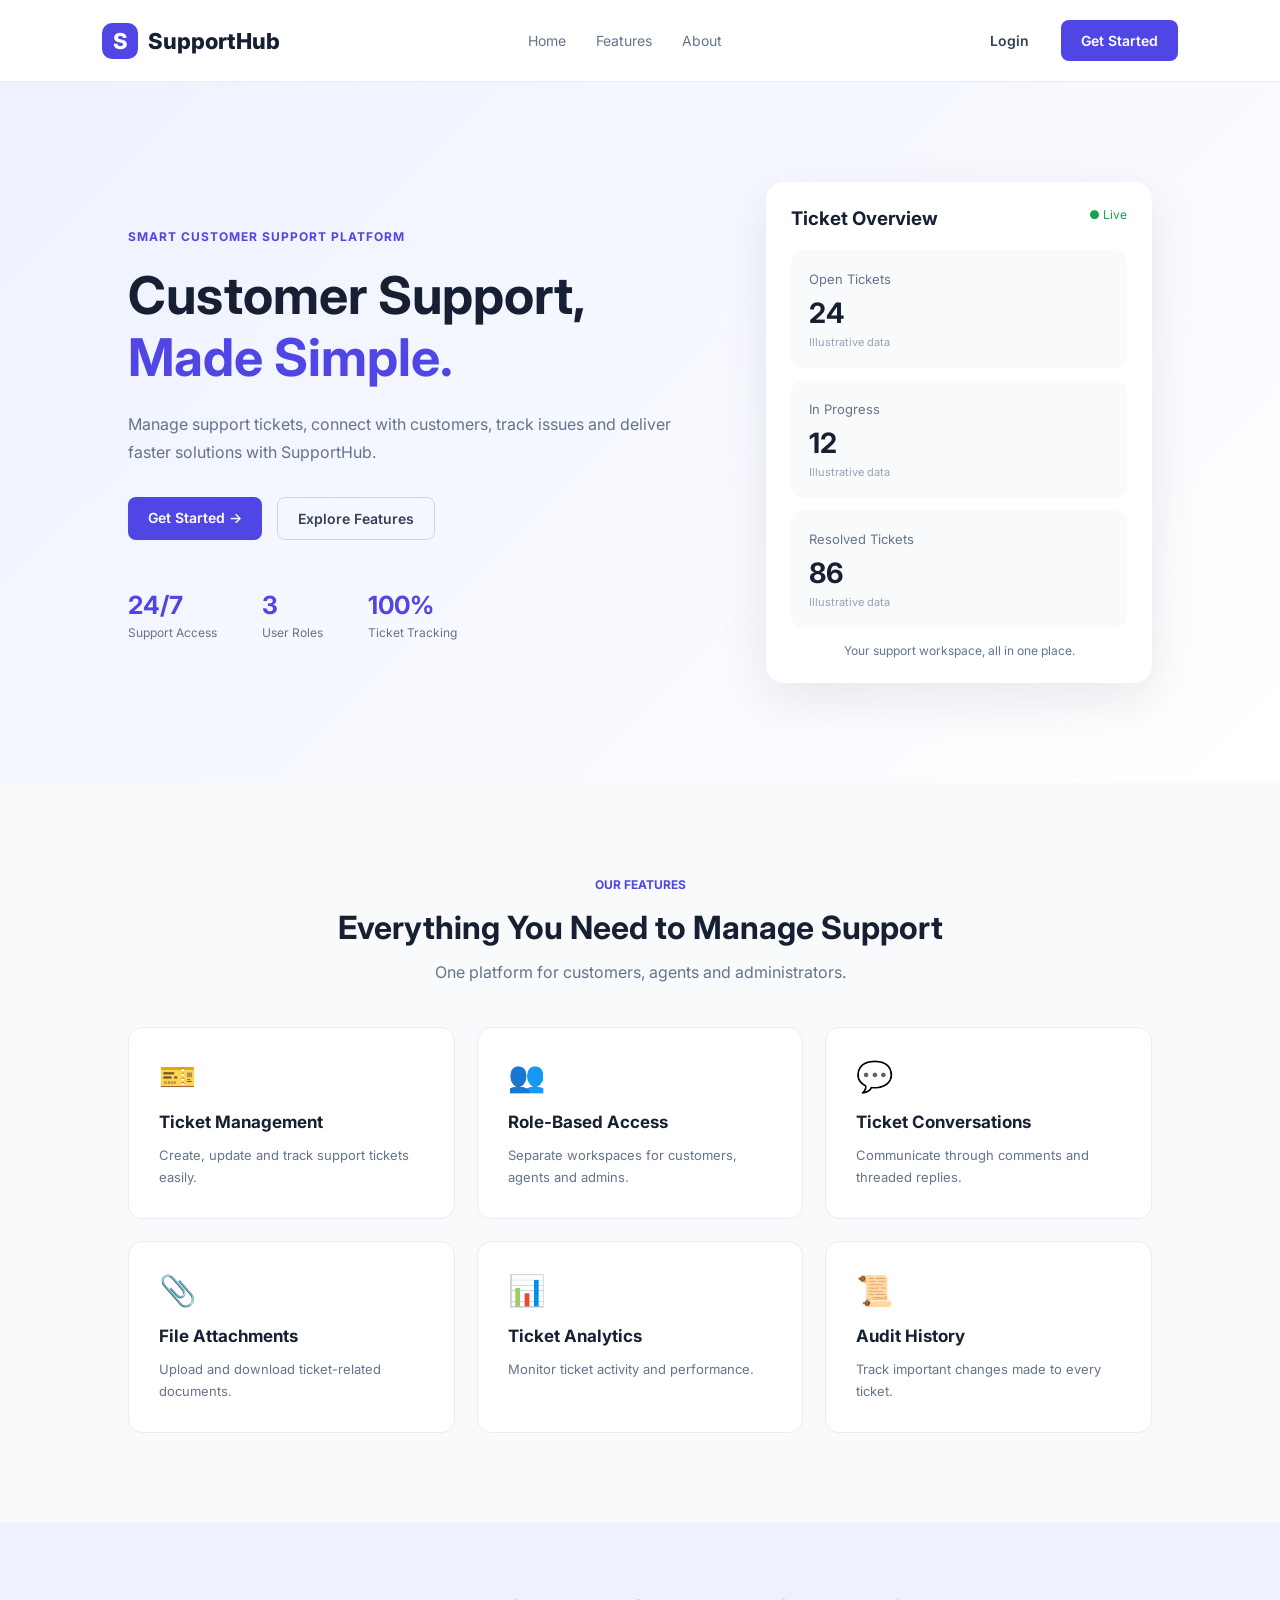
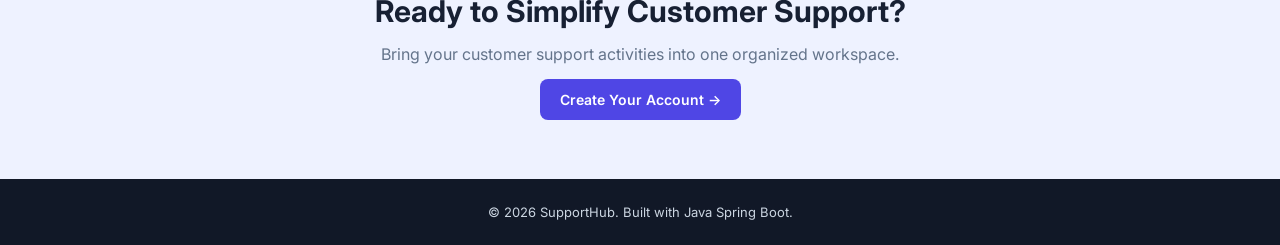
<file: frontend/index.html>
<!DOCTYPE html>
<html lang="en">
<head>
    <meta charset="UTF-8">
    <meta name="viewport" content="width=device-width, initial-scale=1.0">
    <title>SupportHub | Customer Support Portal</title>
    <link rel="stylesheet" href="css/style.css">
</head>
<body>

    <header class="navbar">
        <div class="logo">
            <span class="logo-icon">S</span>
            <span>SupportHub</span>
        </div>

        <nav>
            <a href="#home">Home</a>
            <a href="#features">Features</a>
            <a href="#about">About</a>
        </nav>

        <div class="nav-buttons">
            <a href="pages/login.html" class="login-btn">Login</a>
            <a href="pages/register.html" class="register-btn">Get Started</a>
        </div>
    </header>

    <main>
        <section class="hero" id="home">
            <div class="hero-content">
                <span class="badge">SMART CUSTOMER SUPPORT PLATFORM</span>

                <h1>
                    Customer Support,
                    <span>Made Simple.</span>
                </h1>

                <p>
                    Manage support tickets, connect with customers,
                    track issues and deliver faster solutions with
                    SupportHub.
                </p>

                <div class="hero-buttons">
                    <a href="pages/register.html" class="primary-btn">
                        Get Started →
                    </a>

                    <a href="#features" class="secondary-btn">
                        Explore Features
                    </a>
                </div>

                <div class="hero-stats">
                    <div>
                        <h3>24/7</h3>
                        <p>Support Access</p>
                    </div>

                    <div>
                        <h3>3</h3>
                        <p>User Roles</p>
                    </div>

                    <div>
                        <h3>100%</h3>
                        <p>Ticket Tracking</p>
                    </div>
                </div>
            </div>

            <div class="hero-card">
                <div class="card-header">
                    <h3>Ticket Overview</h3>
                    <span class="live-dot">● Live</span>
                </div>

                <div class="ticket-box">
                    <span>Open Tickets</span>
                    <h2>24</h2>
                    <small>Illustrative data</small>
                </div>

                <div class="ticket-box">
                    <span>In Progress</span>
                    <h2>12</h2>
                    <small>Illustrative data</small>
                </div>

                <div class="ticket-box">
                    <span>Resolved Tickets</span>
                    <h2>86</h2>
                    <small>Illustrative data</small>
                </div>

                <div class="ticket-footer">
                    Your support workspace, all in one place.
                </div>
            </div>
        </section>

        <section class="features" id="features">
            <div class="section-heading">
                <span>OUR FEATURES</span>
                <h2>Everything You Need to Manage Support</h2>
                <p>One platform for customers, agents and administrators.</p>
            </div>

            <div class="feature-grid">
                <div class="feature-card">
                    <div class="feature-icon">🎫</div>
                    <h3>Ticket Management</h3>
                    <p>Create, update and track support tickets easily.</p>
                </div>

                <div class="feature-card">
                    <div class="feature-icon">👥</div>
                    <h3>Role-Based Access</h3>
                    <p>Separate workspaces for customers, agents and admins.</p>
                </div>

                <div class="feature-card">
                    <div class="feature-icon">💬</div>
                    <h3>Ticket Conversations</h3>
                    <p>Communicate through comments and threaded replies.</p>
                </div>

                <div class="feature-card">
                    <div class="feature-icon">📎</div>
                    <h3>File Attachments</h3>
                    <p>Upload and download ticket-related documents.</p>
                </div>

                <div class="feature-card">
                    <div class="feature-icon">📊</div>
                    <h3>Ticket Analytics</h3>
                    <p>Monitor ticket activity and performance.</p>
                </div>

                <div class="feature-card">
                    <div class="feature-icon">📜</div>
                    <h3>Audit History</h3>
                    <p>Track important changes made to every ticket.</p>
                </div>
            </div>
        </section>

        <section class="cta" id="about">
            <h2>Ready to Simplify Customer Support?</h2>
            <p>Bring your customer support activities into one organized workspace.</p>
            <a href="pages/register.html" class="primary-btn">
                Create Your Account →
            </a>
        </section>
    </main>

    <footer>
        <p>© 2026 SupportHub. Built with Java Spring Boot.</p>
    </footer>

</body>
</html>
</file>
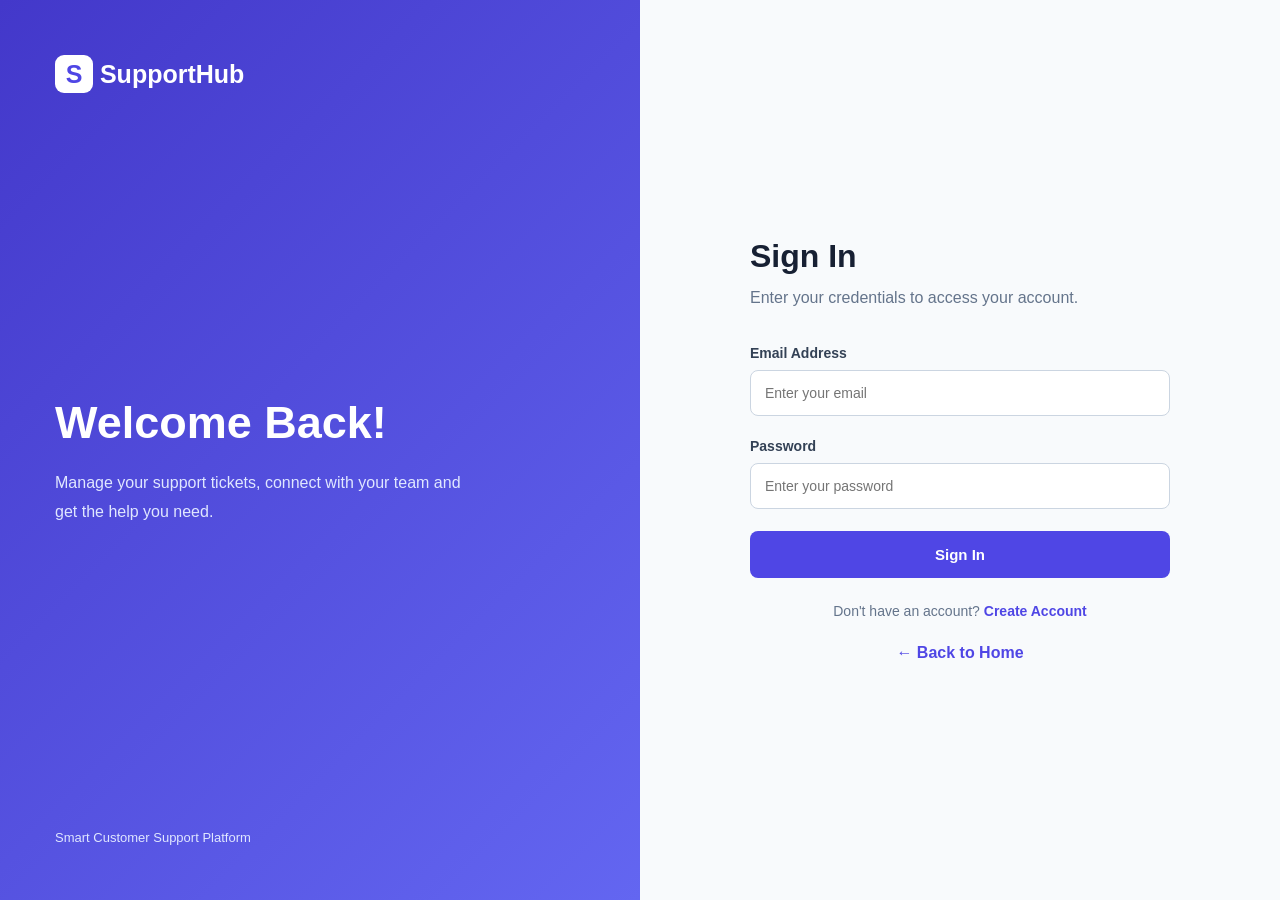
<file: frontend/pages/create-ticket.html>
<!DOCTYPE html>

<html lang="en">

<head>
    <meta charset="UTF-8">
    <meta name="viewport" content="width=device-width, initial-scale=1.0">


<title>Create New Ticket | SupportHub</title>

<link rel="stylesheet" href="../css/dashboard.css">
<link rel="stylesheet" href="../css/create-ticket.css">


</head>

<body>

<div class="dashboard-container">

    <!-- Sidebar -->
    <aside class="sidebar">

        <div class="logo">
            <h2>Support<span>Hub</span></h2>
        </div>

        <nav class="sidebar-nav">

            <a href="customer-dashboard.html" class="nav-link">
                Overview
            </a>

            <a href="customer-dashboard.html" class="nav-link">
                My Tickets
            </a>

            <a href="create-ticket.html" class="nav-link active">
                Create Ticket
            </a>

            <a href="#" class="nav-link">
                Profile
            </a>

        </nav>

        <button id="logoutButton" class="logout-button">
            Logout
        </button>

    </aside>

    <!-- Main Content -->
    <main class="main-content">

        <header class="dashboard-header">

            <div>
                <h1>Create New Ticket</h1>

                <p>
                    Submit your issue and our support team will assist you.
                </p>
            </div>

        </header>

        <!-- Ticket Form -->
        <section class="create-ticket-section">

            <div class="form-heading">

                <h2>Ticket Information</h2>

                <p>
                    Please provide accurate information about your issue.
                </p>

            </div>

            <form id="createTicketForm">

                <!-- Ticket Title -->
                <div class="form-group">

                    <label for="title">Ticket Title *</label>

                    <input
                        type="text"
                        id="title"
                        name="title"
                        placeholder="Enter your issue title"
                        minlength="3"
                        maxlength="150"
                        required>

                </div>

                <!-- Category -->
                <div class="form-group">

                    <label for="category">Category *</label>

                   <div class="form-group">


<label for="category">Category *</label>

<select id="category" name="category" required>

    <option value="">Select Category</option>
    <option value="TECHNICAL">Technical Support</option>
    <option value="BILLING">Billing & Payments</option>
    <option value="ACCOUNT">Account Issues</option>
    <option value="GENERAL">General Inquiry</option>

</select>

</div>


                </div>

                <!-- Priority -->
                <div class="form-group">

                    <label for="priority">Priority *</label>

                    <select id="priority" name="priority" required>

                        <option value="">Select Priority</option>
                        <option value="LOW">Low</option>
                        <option value="MEDIUM">Medium</option>
                        <option value="HIGH">High</option>

                    </select>

                </div>

                <!-- Description -->
                <div class="form-group">

                    <label for="description">Description *</label>

                    <textarea
                        id="description"
                        name="description"
                        rows="6"
                        placeholder="Describe your issue in detail..."
                        minlength="10"
                        maxlength="2000"
                        required></textarea>

                </div>

                <!-- Message -->
                <div id="formMessage" class="form-message"></div>

                <!-- Buttons -->
                <div class="form-buttons">

                    <button
                        type="button"
                        class="cancel-button"
                        id="cancelButton">

                        Cancel

                    </button>

                    <button
                        type="submit"
                        class="submit-button"
                        id="submitButton">

                        Submit Ticket

                    </button>

                </div>

            </form>

        </section>

    </main>

</div>

<script src="../js/config.js"></script>
<script src="../js/create-ticket.js"></script>


</body>

</html>
</file>
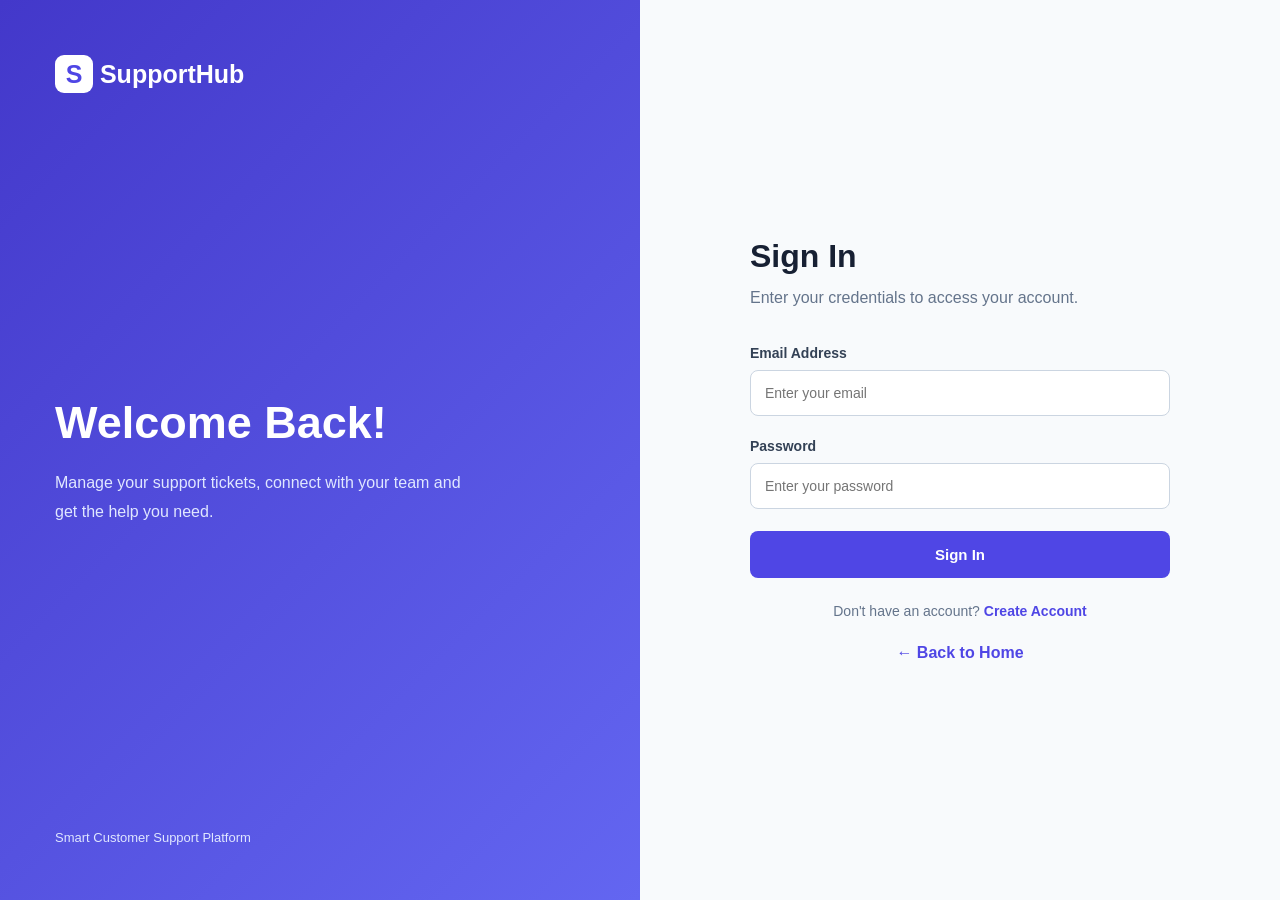
<file: frontend/pages/customer-dashboard.html>
<!DOCTYPE html>

<html lang="en">

<head>
    <meta charset="UTF-8">
    <meta name="viewport" content="width=device-width, initial-scale=1.0"><title>Customer Dashboard | SupportHub</title>

<link rel="stylesheet" href="../css/dashboard.css">


</head>

<body>

```
<div class="dashboard-container">

    <!-- Sidebar -->
    <aside class="sidebar">

        <div class="logo">
            <h2>Support<span>Hub</span></h2>
        </div>

        <nav class="sidebar-nav">

            <a href="customer-dashboard.html" class="nav-link active">
                Overview
            </a>

            <a href="customer-dashboard.html" class="nav-link">
                My Tickets
            </a>

            <a href="create-ticket.html" class="nav-link">
                Create Ticket
            </a>

            <a href="#" class="nav-link">
                Profile
            </a>

        </nav>

        <button id="logoutButton" class="logout-button">
            Logout
        </button>

    </aside>

    <!-- Main Content -->
    <main class="main-content">

        <!-- Dashboard Header -->
        <header class="dashboard-header">

            <div>
                <h1>Customer Dashboard</h1>

                <p>
                    Welcome back,
                    <span id="customerName">Customer</span>!
                </p>
            </div>

            <div class="user-profile">

                <div class="profile-avatar" id="profileAvatar">
                    C
                </div>

                <span id="customerEmail">Loading...</span>

            </div>

        </header>

        <!-- Statistics Cards -->
        <section class="stats-container">

            <div class="stat-card">
                <h3>Total Tickets</h3>
                <p id="totalTickets">--</p>
            </div>

            <div class="stat-card">
                <h3>Open Tickets</h3>
                <p id="openTickets">--</p>
            </div>

            <div class="stat-card">
                <h3>In Progress</h3>
                <p id="progressTickets">--</p>
            </div>

            <div class="stat-card">
                <h3>Resolved Tickets</h3>
                <p id="resolvedTickets">--</p>
            </div>

        </section>

        <!-- Recent Tickets -->
        <section class="tickets-section">

            <div class="section-header">

                <div>
                    <h2>My Recent Tickets</h2>

                    <p>
                        Track and manage your support requests.
                    </p>
                </div>

                <button
                    type="button"
                    class="primary-button"
                    id="createTicketButton">

                    + Create New Ticket

                </button>

            </div>

            <!-- Tickets Table -->
            <div class="tickets-table-container">

                <table>

                    <thead>
                        <tr>
                            <th>Ticket ID</th>
                            <th>Title</th>
                            <th>Category</th>
                            <th>Priority</th>
                            <th>Status</th>
                            <th>Created At</th>
                        </tr>
                    </thead>

                    <tbody id="ticketTableBody">

                        <tr>
                            <td colspan="6">
                                Loading tickets...
                            </td>
                        </tr>

                    </tbody>

                </table>

            </div>

        </section>

    </main>

</div>

<!-- JavaScript Files -->
<script src="../js/config.js"></script>
<script src="../js/customer-dashboard.js"></script>


</body>

</html>
</file>
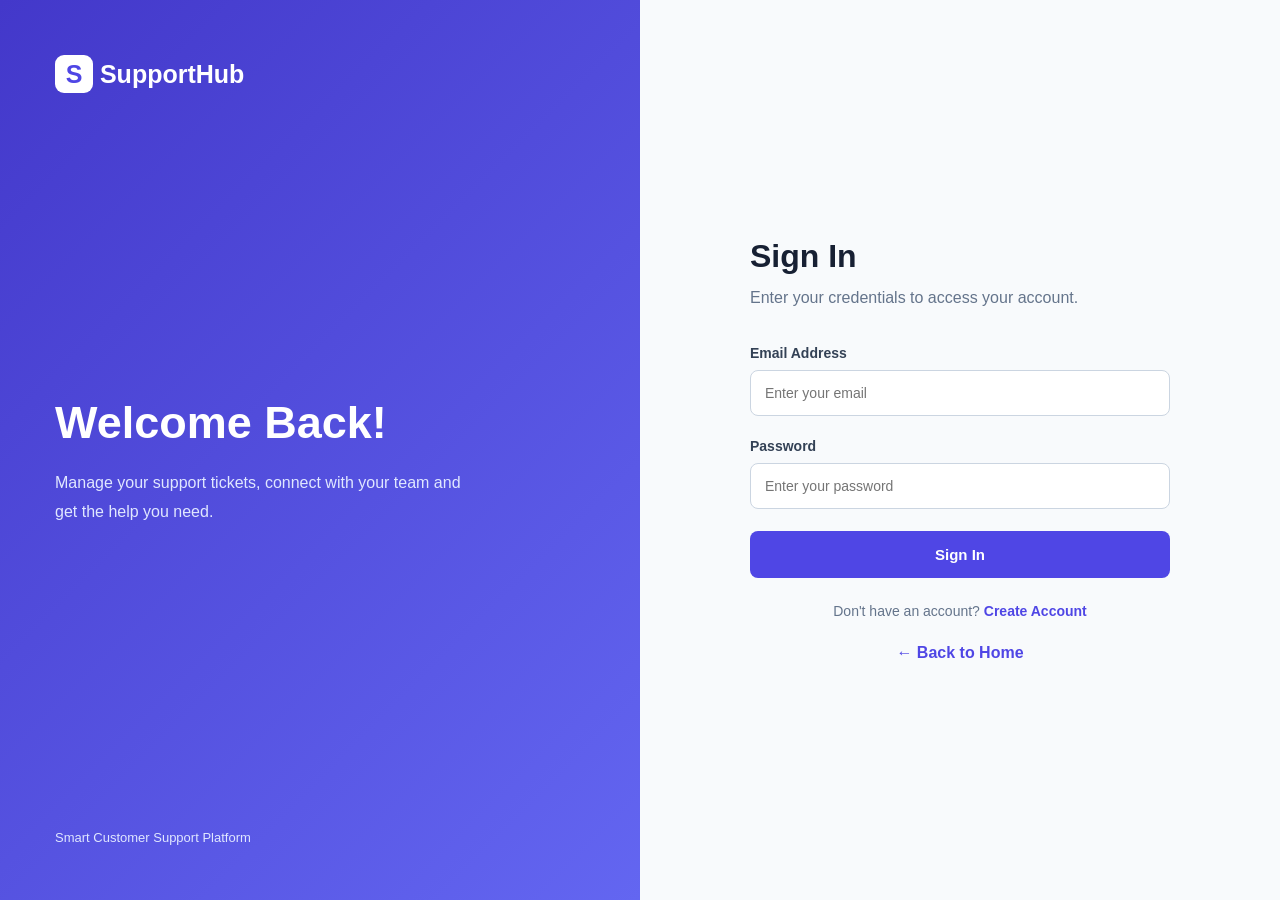
<file: frontend/pages/login.html>
<!DOCTYPE html>
<html lang="en">
<head>
    <meta charset="UTF-8">
    <meta name="viewport" content="width=device-width, initial-scale=1.0">
    <title>Login | SupportHub</title>
    <link rel="stylesheet" href="../css/auth.css">
</head>
<body>

    <div class="auth-container">

        <div class="auth-brand">
            <a href="../index.html" class="brand-logo">
                <span>S</span> SupportHub
            </a>

            <div class="brand-content">
                <h1>Welcome Back!</h1>
                <p>
                    Manage your support tickets, connect with your team
                    and get the help you need.
                </p>
            </div>

            <div class="brand-footer">
                Smart Customer Support Platform
            </div>
        </div>

        <div class="auth-form-container">

            <form id="loginForm" class="auth-form">

                <h2>Sign In</h2>
                <p class="form-description">
                    Enter your credentials to access your account.
                </p>

                <div id="message" class="message"></div>

                <div class="form-group">
                    <label for="email">Email Address</label>
                    <input
                        type="email"
                        id="email"
                        placeholder="Enter your email"
                        required>
                </div>

                <div class="form-group">
                    <label for="password">Password</label>
                    <input
                        type="password"
                        id="password"
                        placeholder="Enter your password"
                        required>
                </div>

                <button type="submit" id="loginButton">
                    Sign In
                </button>

                <p class="signup-link">
                    Don't have an account?
                    <a href="register.html">Create Account</a>
                </p>

                <a href="../index.html" class="back-home">
                    ← Back to Home
                </a>

            </form>

        </div>

    </div>

    <script src="../js/config.js"></script>
    <script src="../js/auth.js"></script>

</body>
</html>
</file>
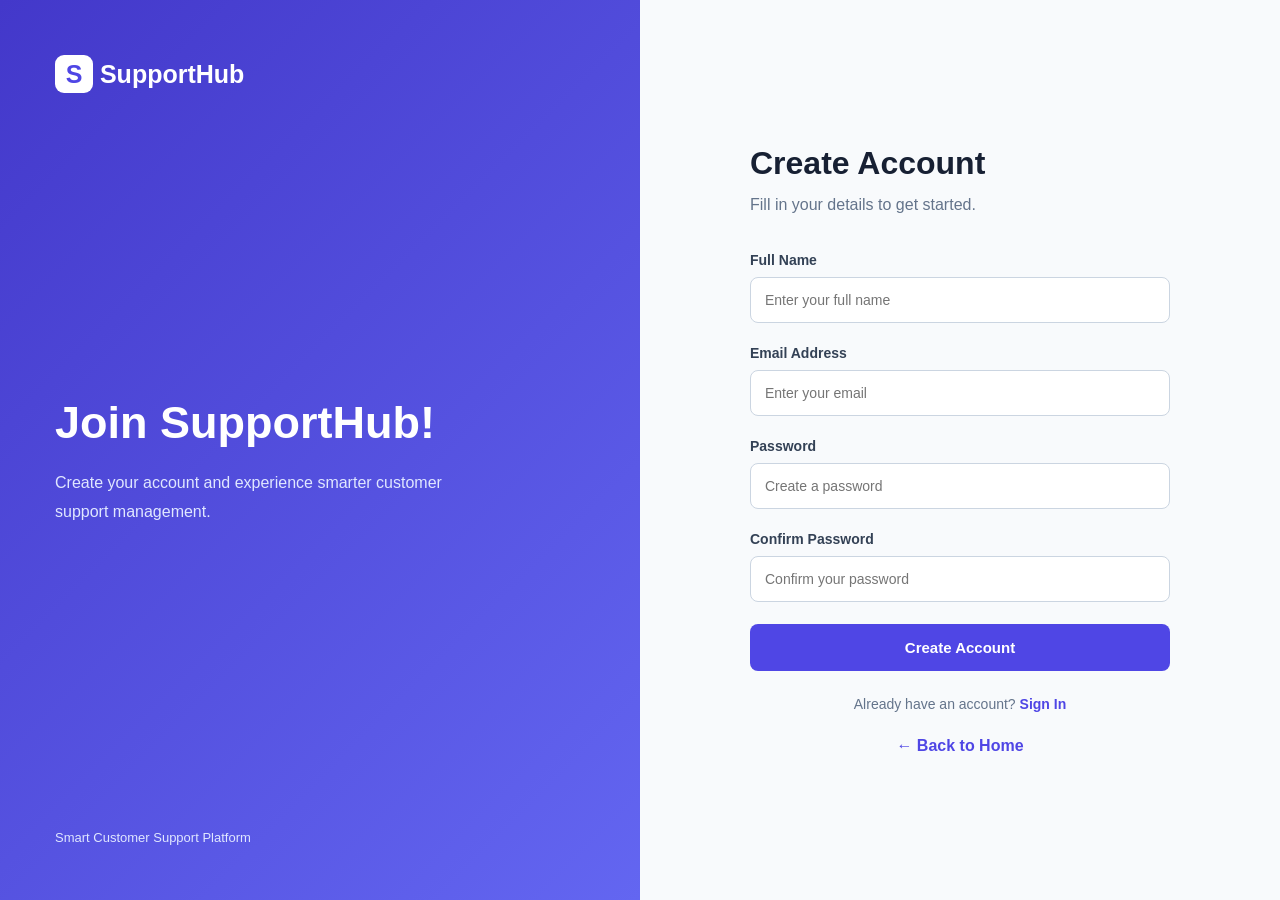
<file: frontend/pages/register.html>
<!DOCTYPE html>
<html lang="en">

<head>
    <meta charset="UTF-8">
    <meta name="viewport" content="width=device-width, initial-scale=1.0">

    <title>Register | SupportHub</title>

    <link rel="stylesheet" href="../css/auth.css">
</head>

<body>

    <div class="auth-container">

        <!-- Left Branding Section -->
        <div class="auth-brand">

            <a href="../index.html" class="brand-logo">
                <span>S</span> SupportHub
            </a>

            <div class="brand-content">

                <h1>Join SupportHub!</h1>

                <p>
                    Create your account and experience smarter
                    customer support management.
                </p>

            </div>

            <div class="brand-footer">
                Smart Customer Support Platform
            </div>

        </div>

        <!-- Right Registration Form -->
        <div class="auth-form-container">

            <form id="registerForm" class="auth-form">

                <h2>Create Account</h2>

                <p class="form-description">
                    Fill in your details to get started.
                </p>

                <!-- Message Section -->
                <div id="message" class="message"></div>

                <!-- Full Name -->
                <div class="form-group">

                    <label for="name">Full Name</label>

                    <input
                        type="text"
                        id="name"
                        name="name"
                        placeholder="Enter your full name"
                        minlength="2"
                        maxlength="100"
                        required
                    >

                </div>

                <!-- Email -->
                <div class="form-group">

                    <label for="email">Email Address</label>

                    <input
                        type="email"
                        id="email"
                        name="email"
                        placeholder="Enter your email"
                        required
                    >

                </div>

                <!-- Password -->
                <div class="form-group">

                    <label for="password">Password</label>

                    <input
                        type="password"
                        id="password"
                        name="password"
                        placeholder="Create a password"
                        minlength="8"
                        maxlength="100"
                        required
                    >

                </div>

                <!-- Confirm Password -->
                <div class="form-group">

                    <label for="confirmPassword">Confirm Password</label>

                    <input
                        type="password"
                        id="confirmPassword"
                        name="confirmPassword"
                        placeholder="Confirm your password"
                        minlength="8"
                        maxlength="100"
                        required
                    >

                </div>

                <!-- Register Button -->
                <button type="submit" id="registerButton">
                    Create Account
                </button>

                <!-- Login Link -->
                <p class="signup-link">
                    Already have an account?
                    <a href="login.html">Sign In</a>
                </p>

                <!-- Home Link -->
                <a href="../index.html" class="back-home">
                    ← Back to Home
                </a>

            </form>

        </div>

    </div>

    <!-- JavaScript Files -->
    <script src="../js/config.js"></script>
    <script src="../js/register.js"></script>

</body>

</html>
</file>
<file: frontend/css/style.css>
@import url('https://fonts.googleapis.com/css2?family=Inter:wght@400;500;600;700;800&display=swap');

* {
    margin: 0;
    padding: 0;
    box-sizing: border-box;
}

html {
    scroll-behavior: smooth;
}

body {
    font-family: 'Inter', sans-serif;
    background: #f8fafc;
    color: #172033;
}

.navbar {
    display: flex;
    justify-content: space-between;
    align-items: center;
    padding: 20px 8%;
    background: white;
    border-bottom: 1px solid #e8edf4;
}

.logo {
    display: flex;
    align-items: center;
    gap: 10px;
    font-size: 22px;
    font-weight: 800;
}

.logo-icon {
    background: #4f46e5;
    color: white;
    width: 36px;
    height: 36px;
    display: grid;
    place-items: center;
    border-radius: 10px;
}

.navbar nav {
    display: flex;
    gap: 30px;
}

.navbar nav a {
    color: #64748b;
    text-decoration: none;
    font-size: 14px;
}

.nav-buttons {
    display: flex;
    gap: 12px;
}

.login-btn,
.register-btn,
.primary-btn,
.secondary-btn {
    text-decoration: none;
    padding: 12px 20px;
    border-radius: 8px;
    font-size: 14px;
    font-weight: 600;
}

.login-btn {
    color: #334155;
}

.register-btn,
.primary-btn {
    background: #4f46e5;
    color: white;
}

.hero {
    display: grid;
    grid-template-columns: 1.2fr 0.8fr;
    gap: 60px;
    align-items: center;
    padding: 100px 10%;
    background: linear-gradient(135deg, #eef2ff, #ffffff);
}

.badge {
    color: #4f46e5;
    font-size: 12px;
    font-weight: 700;
    letter-spacing: 1px;
}

.hero h1 {
    font-size: 52px;
    line-height: 1.2;
    margin: 20px 0;
}

.hero h1 span {
    color: #4f46e5;
}

.hero-content > p {
    color: #64748b;
    line-height: 1.8;
    max-width: 550px;
}

.hero-buttons {
    display: flex;
    gap: 15px;
    margin-top: 30px;
}

.secondary-btn {
    color: #334155;
    border: 1px solid #cbd5e1;
}

.hero-stats {
    display: flex;
    gap: 45px;
    margin-top: 50px;
}

.hero-stats h3 {
    font-size: 25px;
    color: #4f46e5;
}

.hero-stats p {
    font-size: 12px;
    color: #64748b;
    margin-top: 5px;
}

.hero-card {
    background: white;
    padding: 25px;
    border-radius: 18px;
    box-shadow: 0 15px 50px rgba(15, 23, 42, 0.09);
}

.card-header {
    display: flex;
    justify-content: space-between;
    margin-bottom: 20px;
}

.live-dot {
    color: #16a34a;
    font-size: 12px;
}

.ticket-box {
    padding: 18px;
    margin-bottom: 12px;
    border-radius: 12px;
    background: #f8fafc;
}

.ticket-box span {
    color: #64748b;
    font-size: 13px;
}

.ticket-box h2 {
    margin-top: 8px;
    font-size: 28px;
}

.ticket-box small {
    color: #94a3b8;
    font-size: 11px;
}

.ticket-footer {
    margin-top: 15px;
    color: #64748b;
    font-size: 12px;
    text-align: center;
}

.features {
    padding: 90px 10%;
}

.section-heading {
    text-align: center;
    margin-bottom: 45px;
}

.section-heading > span {
    color: #4f46e5;
    font-weight: 700;
    font-size: 12px;
}

.section-heading h2 {
    font-size: 32px;
    margin: 15px 0;
}

.section-heading p {
    color: #64748b;
}

.feature-grid {
    display: grid;
    grid-template-columns: repeat(3, 1fr);
    gap: 22px;
}

.feature-card {
    background: white;
    padding: 30px;
    border: 1px solid #e8edf4;
    border-radius: 14px;
    transition: 0.3s;
}

.feature-card:hover {
    transform: translateY(-5px);
    box-shadow: 0 12px 30px rgba(15, 23, 42, 0.07);
}

.feature-icon {
    font-size: 30px;
    margin-bottom: 18px;
}

.feature-card h3 {
    margin-bottom: 12px;
    font-size: 17px;
}

.feature-card p {
    color: #64748b;
    font-size: 13px;
    line-height: 1.7;
}

.cta {
    text-align: center;
    padding: 70px 20px;
    background: #eef2ff;
}

.cta h2 {
    font-size: 30px;
}

.cta p {
    color: #64748b;
    margin: 15px 0 25px;
}

footer {
    text-align: center;
    padding: 25px;
    background: #111827;
    color: #cbd5e1;
    font-size: 13px;
}

@media (max-width: 900px) {
    .hero {
        grid-template-columns: 1fr;
        padding: 70px 7%;
    }

    .feature-grid {
        grid-template-columns: repeat(2, 1fr);
    }
}

@media (max-width: 600px) {
    .navbar {
        flex-wrap: wrap;
        gap: 15px;
    }

    .navbar nav {
        display: none;
    }

    .hero h1 {
        font-size: 36px;
    }

    .hero-stats {
        gap: 20px;
    }

    .feature-grid {
        grid-template-columns: 1fr;
    }

    .hero-buttons {
        flex-wrap: wrap;
    }
}
</file>
<file: frontend/css/dashboard.css>
* {
  margin: 0;
  padding: 0;
  box-sizing: border-box;
  font-family: "Segoe UI", Arial, sans-serif;
  }

body {
background: #f4f7fb;
color: #1e293b;
}

.dashboard-container {
display: flex;
min-height: 100vh;
}

/* Sidebar */
.sidebar {
width: 250px;
background: #111827;
color: white;
padding: 30px 20px;
display: flex;
flex-direction: column;
position: fixed;
height: 100vh;
}

.logo h2 {
font-size: 27px;
margin-bottom: 45px;
letter-spacing: -1px;
}

.logo span {
color: #60a5fa;
}

.sidebar-nav {
display: flex;
flex-direction: column;
gap: 12px;
}

.nav-link {
color: #cbd5e1;
text-decoration: none;
padding: 14px 16px;
border-radius: 9px;
font-size: 15px;
transition: 0.3s;
}

.nav-link:hover,
.nav-link.active {
background: #2563eb;
color: white;
}

.logout-button {
margin-top: auto;
padding: 13px;
border: 1px solid #475569;
border-radius: 8px;
background: transparent;
color: white;
font-size: 15px;
cursor: pointer;
}

.logout-button:hover {
background: #dc2626;
border-color: #dc2626;
}

/* Main Content */
.main-content {
width: calc(100% - 250px);
margin-left: 250px;
padding: 35px;
}

.dashboard-header {
display: flex;
justify-content: space-between;
align-items: center;
margin-bottom: 35px;
gap: 20px;
}

.dashboard-header h1 {
font-size: 28px;
margin-bottom: 8px;
}

.dashboard-header p {
color: #64748b;
font-size: 14px;
}

.user-profile {
display: flex;
align-items: center;
gap: 12px;
font-size: 14px;
color: #475569;
}

.profile-avatar {
width: 42px;
height: 42px;
background: #2563eb;
color: white;
border-radius: 50%;
display: grid;
place-items: center;
font-weight: bold;
font-size: 18px;
}

/* Statistics Cards */
.stats-container {
display: grid;
grid-template-columns: repeat(4, 1fr);
gap: 20px;
margin-bottom: 35px;
}

.stat-card {
background: white;
padding: 25px;
border-radius: 12px;
box-shadow: 0 3px 15px rgba(15, 23, 42, 0.05);
border: 1px solid #e8edf5;
}

.stat-card h3 {
color: #64748b;
font-size: 14px;
font-weight: 500;
margin-bottom: 15px;
}

.stat-card p {
font-size: 30px;
font-weight: 700;
color: #1e293b;
}

/* Tickets Section */
.tickets-section {
background: white;
padding: 25px;
border-radius: 12px;
border: 1px solid #e8edf5;
box-shadow: 0 3px 15px rgba(15, 23, 42, 0.04);
}

.section-header {
display: flex;
justify-content: space-between;
align-items: center;
gap: 15px;
margin-bottom: 25px;
}

.section-header h2 {
font-size: 20px;
margin-bottom: 7px;
}

.section-header p {
color: #64748b;
font-size: 14px;
}

.primary-button {
background: #2563eb;
color: white;
border: none;
padding: 12px 18px;
border-radius: 8px;
font-size: 14px;
font-weight: 600;
cursor: pointer;
}

.primary-button:hover {
background: #1d4ed8;
}

.tickets-table-container {
width: 100%;
overflow-x: auto;
}

table {
width: 100%;
border-collapse: collapse;
min-width: 650px;
}

th {
background: #f8fafc;
color: #64748b;
text-align: left;
padding: 15px;
font-size: 13px;
font-weight: 600;
}

td {
padding: 16px 15px;
border-bottom: 1px solid #e8edf5;
font-size: 14px;
}

tbody tr:hover {
background: #f8fafc;
}

/* Responsive Design */
@media (max-width: 1100px) {
.stats-container {
grid-template-columns: repeat(2, 1fr);
}
}

@media (max-width: 768px) {
.sidebar {
width: 190px;
padding: 25px 12px;
}


.main-content {
    width: calc(100% - 190px);
    margin-left: 190px;
    padding: 20px;
}

.dashboard-header {
    align-items: flex-start;
    flex-direction: column;
}

.section-header {
    align-items: flex-start;
    flex-direction: column;
}


}

@media (max-width: 520px) {
.sidebar {
width: 70px;
padding: 20px 8px;
}


.logo h2 {
    font-size: 15px;
    margin-bottom: 35px;
}

.nav-link {
    font-size: 0;
    text-align: center;
    padding: 14px 5px;
}

.main-content {
    width: calc(100% - 70px);
    margin-left: 70px;
    padding: 15px;
}

.stats-container {
    grid-template-columns: 1fr;
}

.user-profile span {
    font-size: 12px;
    word-break: break-all;
}


}
</file>
<file: frontend/css/create-ticket.css>
/* Create Ticket Section */

.create-ticket-section {
max-width: 850px;
background: #ffffff;
padding: 35px;
border-radius: 14px;
border: 1px solid #e8edf5;
box-shadow: 0 4px 20px rgba(15, 23, 42, 0.05);
}

/* Form Heading */

.form-heading {
margin-bottom: 30px;
padding-bottom: 20px;
border-bottom: 1px solid #e8edf5;
}

.form-heading h2 {
font-size: 22px;
color: #1e293b;
margin-bottom: 8px;
}

.form-heading p {
color: #64748b;
font-size: 14px;
}

/* Form Groups */

.form-group {
display: flex;
flex-direction: column;
margin-bottom: 23px;
}

.form-group label {
font-size: 14px;
font-weight: 600;
color: #334155;
margin-bottom: 9px;
}

.form-group input,
.form-group select,
.form-group textarea {
width: 100%;
padding: 13px 15px;
border: 1px solid #cbd5e1;
border-radius: 8px;
outline: none;
background: #ffffff;
color: #1e293b;
font-size: 14px;
transition: 0.2s ease;
}

.form-group input:focus,
.form-group select:focus,
.form-group textarea:focus {
border-color: #2563eb;
box-shadow: 0 0 0 3px rgba(37, 99, 235, 0.12);
}

.form-group textarea {
resize: vertical;
min-height: 140px;
line-height: 1.6;
}

.form-group input::placeholder,
.form-group textarea::placeholder {
color: #94a3b8;
}

/* Form Buttons */

.form-buttons {
display: flex;
justify-content: flex-end;
gap: 12px;
margin-top: 30px;
}

.cancel-button,
.submit-button {
padding: 13px 22px;
border-radius: 8px;
font-size: 14px;
font-weight: 600;
cursor: pointer;
transition: 0.2s ease;
}

.cancel-button {
background: #ffffff;
color: #475569;
border: 1px solid #cbd5e1;
}

.cancel-button:hover {
background: #f1f5f9;
}

.submit-button {
background: #2563eb;
color: #ffffff;
border: none;
}

.submit-button:hover {
background: #1d4ed8;
}

.submit-button:disabled {
opacity: 0.6;
cursor: not-allowed;
}

/* Form Message */

.form-message {
display: none;
padding: 12px 15px;
border-radius: 8px;
font-size: 14px;
margin-top: 10px;
}

.form-message.success {
display: block;
background: #dcfce7;
color: #166534;
}

.form-message.error {
display: block;
background: #fee2e2;
color: #991b1b;
}

/* Responsive Design */

@media (max-width: 768px) {

.create-ticket-section {
    padding: 22px;
}

.form-buttons {
    flex-direction: column-reverse;
}

.cancel-button,
.submit-button {
    width: 100%;
}


}
</file>
<file: frontend/css/auth.css>
* {
    margin: 0;
    padding: 0;
    box-sizing: border-box;
}

body {
    font-family: Arial, sans-serif;
    background: #f8fafc;
}

.auth-container {
    display: grid;
    grid-template-columns: 1fr 1fr;
    min-height: 100vh;
}

.auth-brand {
    background: linear-gradient(135deg, #4338ca, #6366f1);
    color: white;
    padding: 55px;
    display: flex;
    flex-direction: column;
    justify-content: space-between;
}

.brand-logo {
    color: white;
    text-decoration: none;
    font-size: 25px;
    font-weight: bold;
}

.brand-logo span {
    display: inline-grid;
    place-items: center;
    width: 38px;
    height: 38px;
    background: white;
    color: #4f46e5;
    border-radius: 9px;
}

.brand-content h1 {
    font-size: 45px;
    margin-bottom: 20px;
}

.brand-content p {
    line-height: 1.8;
    max-width: 420px;
    color: #e0e7ff;
}

.brand-footer {
    font-size: 13px;
    color: #e0e7ff;
}

.auth-form-container {
    display: flex;
    align-items: center;
    justify-content: center;
    padding: 30px;
}

.auth-form {
    width: 100%;
    max-width: 420px;
}

.auth-form h2 {
    font-size: 32px;
    color: #172033;
    margin-bottom: 10px;
}

.form-description {
    color: #64748b;
    margin-bottom: 35px;
    line-height: 1.6;
}

.form-group {
    margin-bottom: 22px;
}

.form-group label {
    display: block;
    margin-bottom: 9px;
    font-size: 14px;
    font-weight: 600;
    color: #334155;
}

.form-group input {
    width: 100%;
    padding: 14px;
    border: 1px solid #cbd5e1;
    border-radius: 8px;
    outline: none;
    font-size: 14px;
}

.form-group input:focus {
    border-color: #4f46e5;
}

.auth-form button {
    width: 100%;
    padding: 15px;
    border: none;
    border-radius: 8px;
    background: #4f46e5;
    color: white;
    font-size: 15px;
    font-weight: bold;
    cursor: pointer;
}

.auth-form button:disabled {
    opacity: 0.7;
    cursor: not-allowed;
}

.signup-link {
    margin-top: 25px;
    text-align: center;
    color: #64748b;
    font-size: 14px;
}

.signup-link a,
.back-home {
    color: #4f46e5;
    text-decoration: none;
    font-weight: 600;
}

.back-home {
    display: block;
    text-align: center;
    margin-top: 25px;
}

.message {
    display: none;
    padding: 12px;
    border-radius: 7px;
    margin-bottom: 20px;
    font-size: 13px;
}

.message.success {
    display: block;
    background: #dcfce7;
    color: #166534;
}

.message.error {
    display: block;
    background: #fee2e2;
    color: #991b1b;
}

@media (max-width: 750px) {
    .auth-container {
        grid-template-columns: 1fr;
    }

    .auth-brand {
        display: none;
    }

    .auth-form-container {
        min-height: 100vh;
    }
}
</file>
